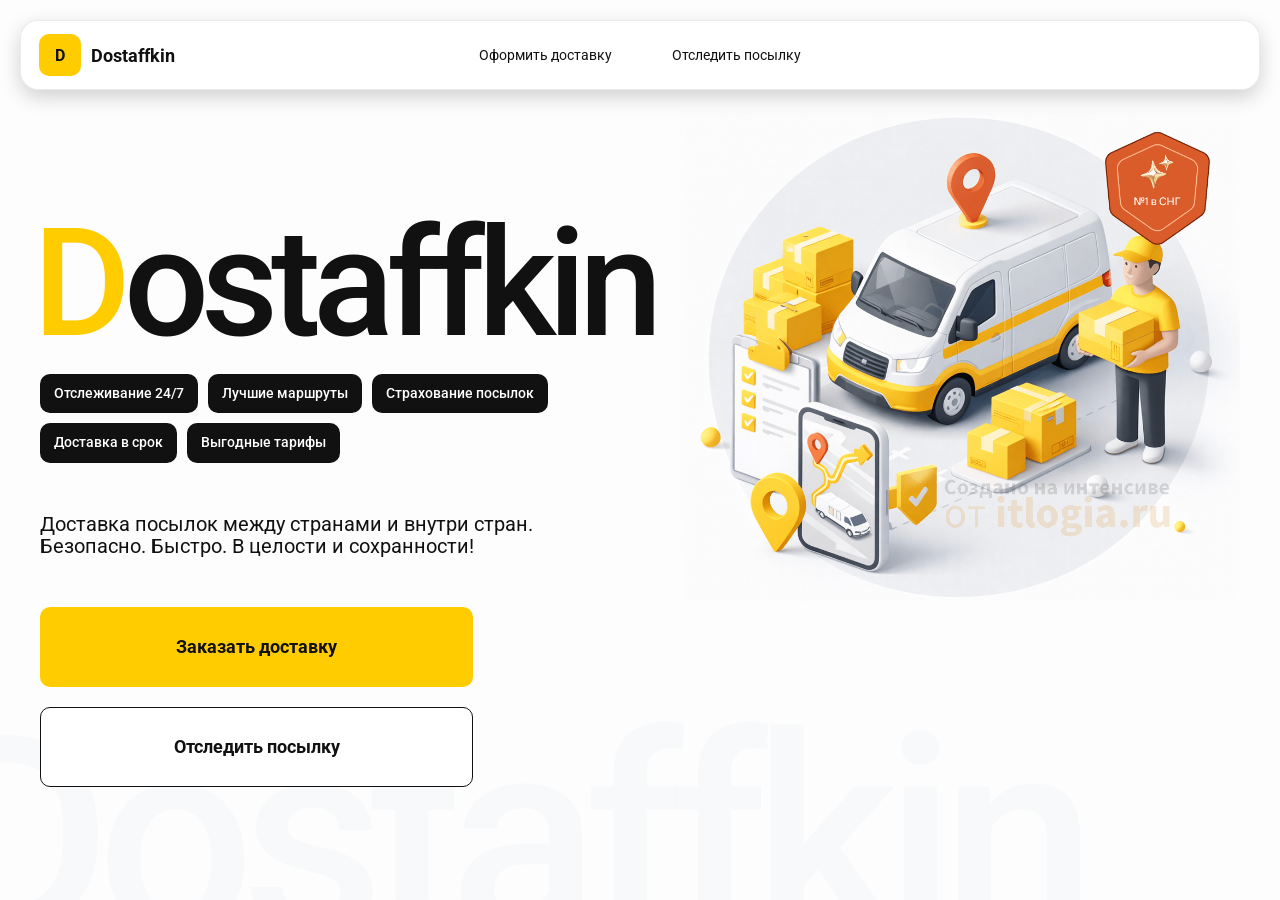
<file: index.html>
<!doctype html>
<html lang="ru">

<head>
    <meta charset="utf-8" />
    <meta name="viewport" content="width=device-width,initial-scale=1,maximum-scale=1,user-scalable=0" />
    <title>Dostaffkin — Доставка посылок между странами и внутри стран. Безопасно. Быстро. В целости и сохранности!
    </title>

    <link href="styles/base.css" rel="stylesheet" />
    <link href="styles/base_adaptive.css" rel="stylesheet" />
    <link href="styles/index.css" rel="stylesheet" />
    <link href="styles/index_adaptive.css" rel="stylesheet" />
</head>

<body>

    <div class="container">

        <header class="header">
            <a class="header-brand" href="#">
                <div class="header-logo">D</div>
                <div class="header-title">Dostaffkin</div>
            </a>
            <nav class="header-menu">
                <a class="header-link" href="./order.html">Оформить <span>доставку</span></a>
                <a class="header-link" href="./track.html">Отследить <span>посылку</span></a>
            </nav>


        </header>
        <main class="main">
            <section class="main-info">
                <div class="main-title">
                    <span>D</span>ostaffkin
                </div>
                <div class="main-features">
                    <div class="main-feature">Отслеживание 24/7</div>
                    <div class="main-feature">Лучшие маршруты</div>
                    <div class="main-feature">Страхование посылок</div>
                    <div class="main-feature">Доставка в срок</div>
                    <div class="main-feature">Выгодные тарифы</div>
                </div>
                <div class="main-description">
                    Доставка посылок между странами и внутри стран.
                    Безопасно. Быстро. В целости и сохранности!
                </div>
                <div class="main-actions">
                    <a class="button" type="button" href="./order.html">Заказать доставку</a>
                    <a class="button button-white" type="button" href="./track.html">Отследить посылку</a>
                </div>
            </section>
            <div class="main-title-ghost">Dostaffkin</div>
            <section class="main-image">
                <img src="images/main-image.png" alt="Main image" />
            </section>
        </main>

    </div>


</body>

</html>
</file>
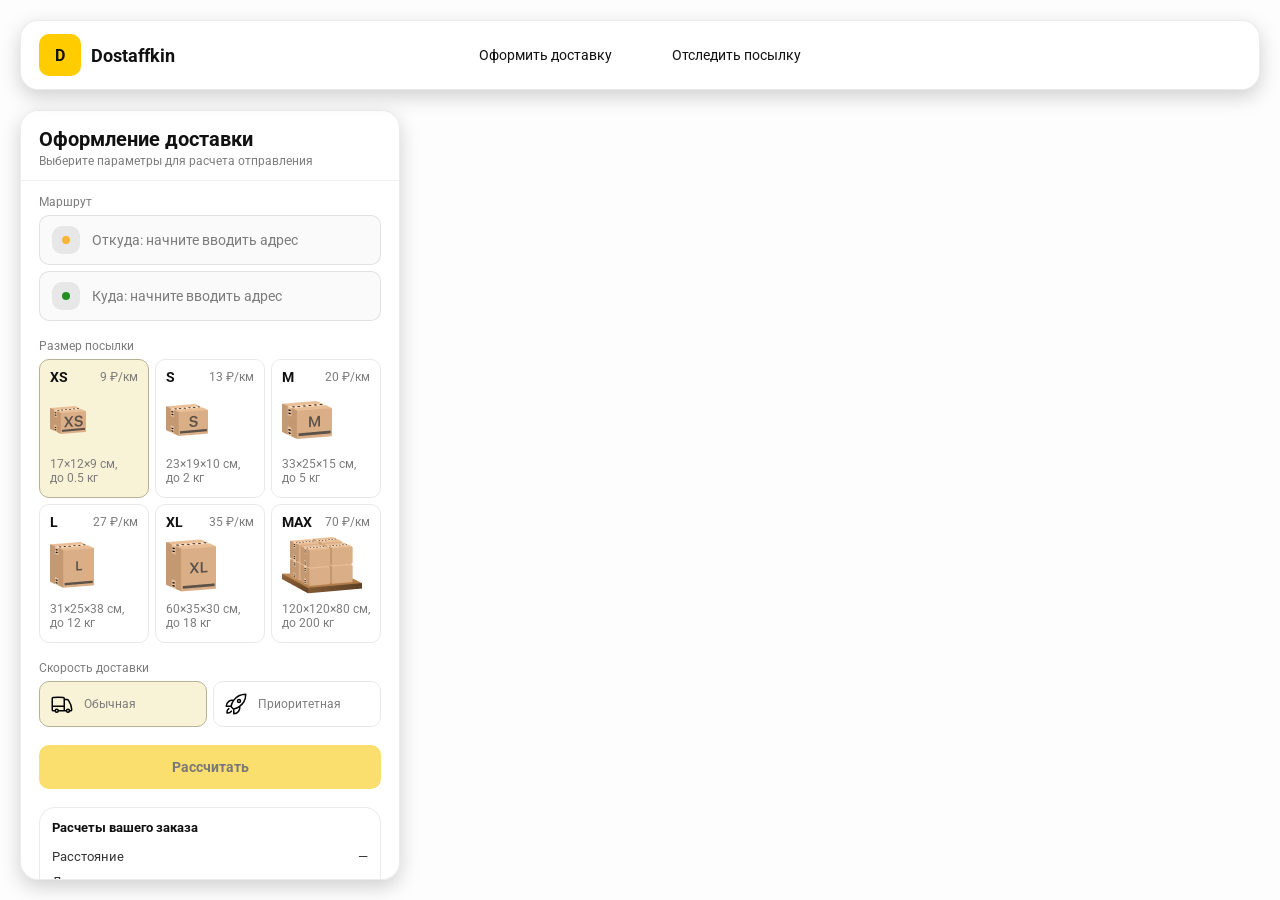
<file: order.html>
<!doctype html>
<html lang="ru">

<head>
    <meta charset="utf-8" />
    <meta name="viewport" content="width=device-width,initial-scale=1,maximum-scale=1,user-scalable=0" />
    <title>Оформление доставки</title>

    <link rel="stylesheet" href="styles/base.css" />
    <link rel="stylesheet" href="styles/base_adaptive.css" />

    <link rel="stylesheet" href="styles/order.css" />
    <link rel="stylesheet" href="styles/order_adaptive.css" />

    <script src="https://api-maps.yandex.ru/2.1/?lang=ru_RU&apikey=34a8ed77-81f7-491c-bc2f-a26c3dcc80ad&suggest_apikey=75d0e2bc-39ba-478c-95cb-4bb48f6af4a3" type="text/javascript"></script>
</head>

<body>
    <div id="map"></div>

    <header class="header">
        <a class="header-brand" href="./index.html">
            <div class="header-logo">D</div>
            <div class="header-title">Dostaffkin</div>
        </a>
        <nav class="header-menu">
            <a class="header-link" href="#">Оформить <span>доставку</span></a>
            <a class="header-link" href="./track.html">Отследить <span>посылку</span></a>
        </nav>


    </header>

    <aside class="main" id="sidebar">
        <div class="main-header">
            <div class="main-title">Оформление доставки</div>
            <div class="main-text">Выберите параметры для расчета отправления</div>
        </div>
        <div class="main-content">
            <div class="main-route">
                <div class="main-block-title">Маршрут</div>
                <div class="main-fields">
                    <div class="main-field" id="fromField">
                        <div class="main-pin"></div>
                        <input id="from" placeholder="Откуда: начните вводить адрес" autocomplete="off" />
                        <div class="main-ac" id="fromAc" role="listbox" aria-label="Подсказки адресов"></div>
                    </div>

                    <div class="main-field" id="toField">
                        <div class="main-pin"></div>
                        <input id="to" placeholder="Куда: начните вводить адрес" autocomplete="off" />
                        <div class="main-ac" id="toAc" role="listbox" aria-label="Подсказки адресов"></div>
                    </div>
                </div>
            </div>
            <div class="main-package">
                <div class="main-block-title">Размер посылки</div>

                <div class="main-sizes">
                    <div class="main-size-card is-active" data-value="xs">
                        <div class="main-size-top">
                            <div class="main-size-label">XS</div>
                            <div class="main-size-rate">9 ₽/км</div>
                        </div>
                        <div class="main-size-media">
                            <img src="images/sizes/xs.png" alt="Короб XS" />
                        </div>
                        <div class="main-size-description">17×12×9 см,<br>до 0.5 кг</div>
                    </div>

                    <div class="main-size-card" data-value="s">
                        <div class="main-size-top">
                            <div class="main-size-label">S</div>
                            <div class="main-size-rate">13 ₽/км</div>
                        </div>
                        <div class="main-size-media">
                            <img src="images/sizes/s.png" alt="Короб S" />
                        </div>
                        <div class="main-size-description">23×19×10 см,<br>до 2 кг</div>
                    </div>

                    <div class="main-size-card" data-value="m">
                        <div class="main-size-top">
                            <div class="main-size-label">M</div>
                            <div class="main-size-rate">20 ₽/км</div>
                        </div>
                        <div class="main-size-media">
                            <img src="images/sizes/m.png" alt="Короб M" />
                        </div>
                        <div class="main-size-description">33×25×15 см,<br>до 5 кг</div>
                    </div>

                    <div class="main-size-card" data-value="l">
                        <div class="main-size-top">
                            <div class="main-size-label">L</div>
                            <div class="main-size-rate">27 ₽/км</div>
                        </div>
                        <div class="main-size-media">
                            <img src="images/sizes/l.png" alt="Короб L" />
                        </div>
                        <div class="main-size-description">31×25×38 см,<br>до 12 кг</div>
                    </div>

                    <div class="main-size-card" data-value="xl">
                        <div class="main-size-top">
                            <div class="main-size-label">XL</div>
                            <div class="main-size-rate">35 ₽/км</div>
                        </div>
                        <div class="main-size-media">
                            <img src="images/sizes/xl.png" alt="Короб XL" />
                        </div>
                        <div class="main-size-description">60×35×30 см,<br>до 18 кг</div>
                    </div>

                    <div class="main-size-card" data-value="max">
                        <div class="main-size-top">
                            <div class="main-size-label">MAX</div>
                            <div class="main-size-rate">70 ₽/км</div>
                        </div>
                        <div class="main-size-media main-size-media-palleta">
                            <img src="images/sizes/max.png" alt="Паллета" />
                        </div>
                        <div class="main-size-description">120×120×80 см,<br>до 200 кг</div>
                    </div>
                </div>
            </div>

            <div class="main-speed">
                <div class="main-block-title">Скорость доставки</div>

                <div class="main-speeds">
                    <div class="main-speed-card is-active" data-value="regular">
                        <img class="main-speed-media" src="images/icons/regular.svg" alt="Regular" />
                        <div class="main-speed-description">Обычная</div>
                    </div>
                    <div class="main-speed-card" data-value="fast">
                        <img class="main-speed-media" src="images/icons/fast.svg" alt="Fast" />
                        <div class="main-speed-description">Приоритетная</div>
                    </div>

                </div>
            </div>
            <div class="main-calculate-block">
                <button id="calc" class="button calculate-button" type="button" disabled>Рассчитать</button>
            </div>
            <div class="main-result" id="result">
                <div class="main-result-title">Расчеты вашего заказа</div>
                <div class="main-result-lines">
                    <div class="main-result-line"><span>Расстояние</span><span id="distanceValue">—</span></div>
                    <div class="main-result-line"><span>Доставим через</span><span id="durationValue">—</span></div>
                    <div class="main-result-line"><span>Тариф</span><span id="rateValue">—</span></div>
                </div>
                <div class="main-price">
                    <div class="main-price-label">Итого</div>
                    <div class="main-price-value" id="totalValue">—</div>
                </div>
            </div>
            <div class="main-order-box">
                <div class="main-order-form" id="orderForm">
                    <div class="main-order-title">Оформление доставки</div>
                    <div class="main-block-info-row">
                        <div class="main-block-title">Контакты</div>
                        <div class="order-fields">
                            <div class="main-field">
                                <input id="customerName" placeholder="Ваше имя" autocomplete="off" />
                            </div>
                            <div class="main-field">
                                <input id="customerPhone" placeholder="Ваш телефон" autocomplete="off"
                                    inputmode="tel" />
                            </div>
                        </div>
                    </div>
                    <div class="main-block-info-row extra-info">
                        <div class="main-block-title">Дополнительная информация</div>
                        <div class="main-field textarea">
                            <textarea id="comment" placeholder="Детали доставки и комментарии"></textarea>
                        </div>
                    </div>
                    <button id="submit" class="button main-submit-request" type="button" disabled>Отправить
                        заявку
                    </button>
                </div>

                <div class="main-order-success" id="orderSuccess">
                    <div class="main-success-icon">✓</div>
                    <div class="main-success-title">Заявка отправлена!</div>
                    <div class="main-success-title">Номер отправления – <span id="orderId"></span></div>
                    <div class="main-success-subtitle">Мы скоро свяжемся с вами</div>
                </div>
            </div>
        </div>

    </aside>
    <script src="scripts/order.js"></script>
</body>

</html>
</file>
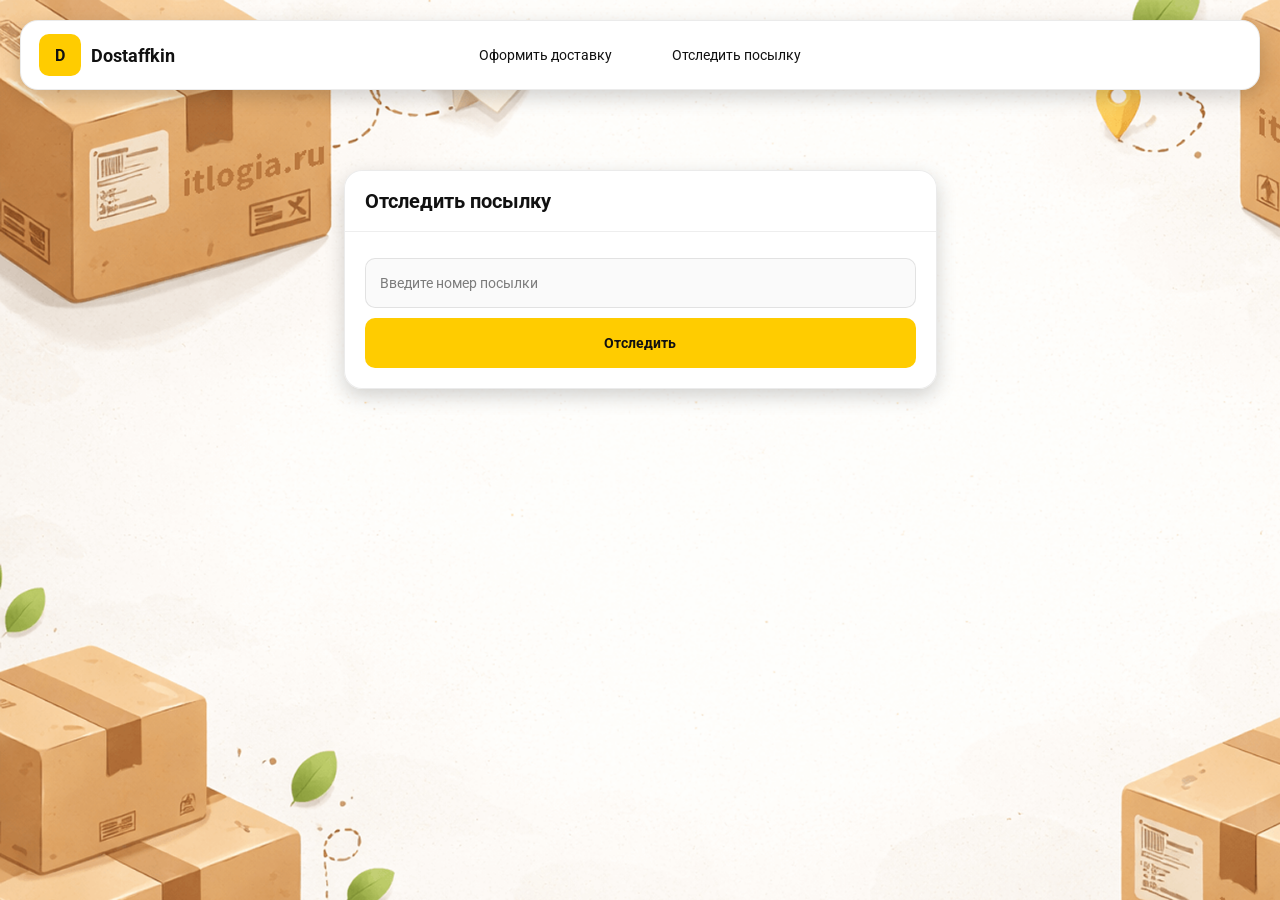
<file: track.html>
<!doctype html>
<html lang="ru">

<head>
    <meta charset="utf-8" />
    <meta name="viewport" content="width=device-width,initial-scale=1,maximum-scale=1,user-scalable=0" />
    <title>Отследить посылку</title>
    <link rel="stylesheet" href="styles/base.css" />
    <link rel="stylesheet" href="styles/base_adaptive.css" />

    <link rel="stylesheet" href="styles/track.css" />
    <link rel="stylesheet" href="styles/track_adaptive.css" />
</head>

<body>
    <div class="container">
        <header class="header">
            <a class="header-brand" href="./index.html">
                <div class="header-logo">D</div>
                <div class="header-title">Dostaffkin</div>
            </a>
            <nav class="header-menu">
                <a class="header-link" href="./order.html">Оформить <span>доставку</span></a>
                <a class="header-link" href="#">Отследить <span>посылку</span></a>
            </nav>


        </header>
        <main class="track-content">
            <section class="track-card track-search">
                <div class="track-title">Отследить посылку</div>
                <div class="track-action">
                    <div class="main-field track-field">
                        <input id="trackNumber" placeholder="Введите номер посылки" autocomplete="off" />
                    </div>
                    <button id="trackButton" class="button track-button" type="button">Отследить</button>
                </div>
            </section>
            <section class="track-card track-result" id="trackResult">
                <div class="track-result-header">
                    <div class="track-id" id="trackIdValue"></div>
                    <div class="track-routes">
                        <div class="track-route">
                            <div class="track-route-pin">
                                <svg xmlns="http://www.w3.org/2000/svg" fill="none" viewBox="0 0 24 24"
                                    stroke-width="1.5" stroke="orange" class="size-6">
                                    <path stroke-linecap="round" stroke-linejoin="round"
                                        d="M15 10.5a3 3 0 1 1-6 0 3 3 0 0 1 6 0Z" />
                                    <path stroke-linecap="round" stroke-linejoin="round"
                                        d="M19.5 10.5c0 7.142-7.5 11.25-7.5 11.25S4.5 17.642 4.5 10.5a7.5 7.5 0 1 1 15 0Z" />
                                </svg>
                            </div>
                            <div class="track-route-address" id="trackFromValue">
                                Откуда: Москва, улица Арбат, 1
                            </div>
                        </div>
                        <div class="track-route track-route-arrow">
                            <svg xmlns="http://www.w3.org/2000/svg" fill="none" viewBox="0 0 24 24" stroke-width="1.5"
                                stroke="currentColor" class="size-6">
                                <path stroke-linecap="round" stroke-linejoin="round"
                                    d="M19.5 13.5 12 21m0 0-7.5-7.5M12 21V3" />
                            </svg>
                        </div>
                        <div class="track-route">
                            <div class="track-route-pin">
                                <svg xmlns="http://www.w3.org/2000/svg" fill="none" viewBox="0 0 24 24"
                                    stroke-width="1.5" stroke="green" class="size-6">
                                    <path stroke-linecap="round" stroke-linejoin="round"
                                        d="M15 10.5a3 3 0 1 1-6 0 3 3 0 0 1 6 0Z" />
                                    <path stroke-linecap="round" stroke-linejoin="round"
                                        d="M19.5 10.5c0 7.142-7.5 11.25-7.5 11.25S4.5 17.642 4.5 10.5a7.5 7.5 0 1 1 15 0Z" />
                                </svg>
                            </div>
                            <div class="track-route-address" id="trackToValue">
                                Куда: Минск, проспект Независимости, 58
                            </div>
                        </div>
                    </div>
                </div>
                <div class="track-info">
                    <div class="track-status-title">Статус данной посылки:</div>
                    <div class="track-status-list" id="trackStatusList">

                    </div>
                </div>
            </section>
        </main>

    </div>
    <script src="scripts/track.js"></script>
</body>

</html>
</file>
<file: styles/base.css>
*,
*::before,
*::after {
    box-sizing: border-box;
}

@font-face {
    font-family: "Roboto";
    src: url("../fonts/Roboto-Regular.ttf");
    font-weight: normal;
}

@font-face {
    font-family: "Roboto";
    src: url("../fonts/Roboto-Bold.ttf");
    font-weight: bold;
}

@font-face {
    font-family: "Roboto";
    src: url("../fonts/Roboto-Medium.ttf");
    font-weight: 500;
}

html,
body {
    margin: 0;
    color: #111111;
    font-family: "Roboto", sans-serif;
}

body {
    background: #FDFDFD;
}

.header {
    border-radius: 18px;
    box-shadow: 0 7px 20px 0 #0000002E;
    backdrop-filter: blur(10px);
    background: #ffffff;
    left: 20px;
    border: 1px solid rgba(0, 0, 0, 0.08);
    position: fixed;
    right: 20px;
    top: 20px;
    padding: 14px 18px;
    height: 70px;
    display: flex;
    align-items: center;
    z-index: 6;
}

.header-brand {
    display: flex;
    align-items: center;
    text-decoration: none;
    gap: 10px;
}

.header-logo {
    width: 42px;
    height: 42px;
    border-radius: 10px;
    background: #FFCC00;
    display: grid;
    place-items: center;
    font-weight: bold;
    color: #111;
}

.header-title {
    font-size: 18px;
    font-weight: bold;
    color: #111111;
    text-decoration: none;
}

.header-menu {
    display: flex;
    align-items: center;
    gap: 60px;
    margin: 0;
    position: absolute;
    left: 50%;
    transform: translateX(-50%);
}

.header-link {
    font-size: 14px;
    color: #111111;
    text-decoration: none;
}

.button {
    border: 0;
    outline: none;
    height: 44px;
    border-radius: 10px;
    font-size: 14px;
    font-weight: bold;
    cursor: pointer;
    font-family: inherit;
    transition: transform .08s ease, opacity .12s ease;
    background: #ffcc00;
    color: #111111;
    text-align: center;
    text-decoration: none;
}

.button:hover {
    background-color: #E5BC19;
}

.button:disabled {
    cursor: not-allowed;
    background-color: #FADE6E;
    color: #787878;
    transform: none;
}

.button.button-white {
    background: #ffffff;
    border: 1px solid #111111;
}

.button.button-white:hover {
    background: rgb(241 241 241);
}

.main-field {
    display: flex;
    align-items: center;
    margin-top: 6px;
    gap: 10px;
    border: 1px solid #1111111A;
    background: #FAFAFA;
    border-radius: 10px;
    padding: 10px 12px;
    position: relative;
    box-sizing: border-box;
    height: 50px;
}

.main-field.textarea {
    height: auto;
}

.main-pin {
    width: 28px;
    height: 28px;
    border-radius: 10px;
    background: rgba(17, 17, 17, 0.08);
    display: grid;
    place-items: center;
    flex: 0 0 auto;
    position: relative;
}

.main-pin::before {
    content: "";
    width: 8px;
    height: 8px;
    border-radius: 999px;
    background: orange;
    opacity: .75;
    display: block;
}

.main-field:last-child .main-pin::before {
    background: green;
    opacity: .85;
}

input,
textarea {
    width: 100%;
    border: 0;
    outline: none;
    background: transparent;
    font-size: 14px;
    color: #111111;
    font-family: inherit;
}

textarea {
    resize: vertical;
    min-height: 72px;
    padding: 2px 0;
}

input::placeholder,
textarea::placeholder {
    color: #7C7C7C;
}

.main-field:focus-within {
    border-color: rgba(0, 0, 0, 0.20);
    box-shadow: 0 0 0 4px rgba(255, 204, 0, 0.35);
    background: rgba(255, 255, 255, 0.75);
}
</file>
<file: styles/base_adaptive.css>
@media (max-width: 767px) {
    .header {
        left: 10px;
        right: 10px;
        top: 10px;
    }

    .header-link span {
        display: none;
    }

    .header-menu {
        gap: 20px;
        justify-content: flex-start;
        margin: 0 0 0 30px;
        position: static;
        transform: none;
    }
}

@media (max-width: 420px) {
    .header-title {
        display: none;
    }
}

@media (max-width: 374px) {
    .header-menu {
        gap: 10px;
        margin: 0 0 0 10px;
    }
}
</file>
<file: styles/index.css>
.container {
    overflow: hidden;
    min-height: 100vh;
}

.main {
    padding: 111px 40px 40px;
    position: relative;
    display: flex;
}

.main-info {
    max-width: 840px;
    width: 100%;
    position: relative;
}

.main-title {
    margin-top: 98px;
    font-weight: 500;
    font-size: 200px;
    line-height: 1;
    letter-spacing: -0.05em;
    color: #111111;
    left: -15px;
    position: relative;
}

.main-title span {
    color: #ffcc00;
}

.main-features {
    margin-top: 15px;
    display: flex;
    flex-wrap: wrap;
    gap: 10px;
}

.main-feature {
    background: #111111;
    color: #ffffff;
    padding: 12px 14px;
    font-weight: 500;
    font-size: 14px;
    line-height: 1.1;
    border-radius: 10px;
}

.main-description {
    margin-top: 50px;
    max-width: 500px;
    font-size: 20px;
    line-height: 1.1;
    color: #111111;
}

.main-actions {
    margin-top: 50px;
    display: flex;
    flex-direction: column;
    gap: 20px;
}

.main-actions .button {
    height: 80px;
    width: 433px;
    font-size: 18px;
    font-weight: bold;
    place-items: center;
    display: grid;
}

.main-title-ghost {
    position: absolute;
    z-index: -1;
    left: -70px;
    bottom: -150px;
    font-weight: 500;
    font-size: 278px;
    line-height: 1;
    letter-spacing: -0.05em;
    color: #ECEDF04D;
}

.main-image {
    width: 1024px;
    top: 100px;
    z-index: -2;
}

.main-image img {
    width: 100%;
    max-width: 1024px;
    height: auto;
    display: block;
}
</file>
<file: styles/index_adaptive.css>
@media (max-width: 1760px) {
    .main-title {
        font-size: 150px;
        left: -7px;
    }

    .main-info {
        max-width: 640px;
    }
}

@media (max-width: 1200px) {
    .main-info {
        max-width: 540px;
    }

    .main {
        padding: 111px 20px 20px;
    }

    .main-title {
        font-size: 120px;
        left: -4px;
    }

    .main-title-ghost {
        font-size: 220px;
    }
}

@media (max-width: 1024px) {
    .main-title {
        margin-top: 30px;
    }

    .main {
        flex-direction: column-reverse;
    }

    .main-image {
        max-width: 350px;
        position: absolute;
        left: 370px;
        top: 370px;
    }

    .main-info {
        max-width: 100%;
    }

    .main-actions {
        gap: 10px;
    }

    .main-actions .button {
        height: 50px;
        font-size: 14px;
        width: auto;
        max-width: 300px;
    }

    .main-description {
        max-width: 350px;
    }
}

@media (max-width: 570px) {
    .main-title {
        font-size: 88px;
    }

    .main-description {
        max-width: 100%
    }

    .main-actions {
        width: 100%;
    }

    .main-actions .button {
        width: 100%;
        max-width: 100%
    }

    .main-image {
        max-width: 650px;
        position: absolute;
        left: 170px;
        top: 70px;
        opacity: 0.2;
    }
}

@media (max-width: 400px) {
    .main-title {
        font-size: 70px;
    }
}
</file>
<file: styles/order.css>
#map {
    position: fixed;
    inset: 0;
}

.main {
    border-radius: 18px;
    box-shadow: 0 7px 20px 0 #0000002E;
    backdrop-filter: blur(10px);
    background: rgba(255, 255, 255, 0.96);
    left: 20px;
    border: 1px solid rgba(0, 0, 0, 0.08);
    position: fixed;
    top: 110px;
    bottom: 20px;
    width: 380px;
    display: flex;
    flex-direction: column;
    overflow: hidden;
    z-index: 5;
}

.main-header {
    padding: 18px 18px 12px 18px;
    border-bottom: 1px solid rgba(0, 0, 0, 0.06);
    display: flex;
    flex-direction: column;
}

.main-title {
    font-size: 20px;
    line-height: 100%;
    font-weight: bold;
}

.main-text {
    font-size: 12px;
    margin-top: 5px;
    color: #7C7C7C;
}

.main-content {
    padding: 14px 18px 18px 18px;
    overflow: auto;
    scrollbar-width: none;
    display: flex;
    flex-direction: column;
    gap: 18px;
    flex: 1;
}

.main-block-title {
    font-size: 12px;
    color: #7C7C7C;
}

.main-route .main-block-title,
.main-package .main-block-title {
    margin-bottom: 6px;
}

.main-sizes {
    display: grid;
    gap: 6px;
    grid-template-columns: repeat(3, 1fr);
}

.main-size-card {
    border: 1px solid #E8E8E7;
    background: #FFFFFF;
    border-radius: 10px;
    padding: 10px;
    cursor: pointer;
    user-select: none;
    transition: transform .08s ease, border-color .12s ease, background .12s ease;
    min-height: 139px;
}

.main-size-card:hover {
    transform: translateY(-1px);
}

.main-size-card.is-active {
    background-color: #F8F2D6;
    border-color: #B7B196;
}

.main-size-top {
    display: flex;
    align-items: center;
    justify-content: space-between;
}

.main-size-label {
    font-weight: bold;
    font-size: 14px;
    color: #111111;
    line-height: 100%;
}

.main-size-rate {
    font-size: 12px;
    color: #7C7C7C;
    line-height: 100%;
}

.main-size-media {
    margin-top: 8px;
    height: 57px;
}

.main-size-description {
    margin-top: 8px;
    font-size: 12px;
    color: #7C7C7C;
    line-height: 1.2;
}

.calculate-button {
    width: 100%;
}

.main-result {
    border: 1px solid rgba(0, 0, 0, 0.08);
    background: rgba(255, 255, 255, 0.75);
    border-radius: 16px;
    padding: 12px;
    line-height: 1.25;
}

.main-result-title {
    font-weight: bold;
    font-size: 13px;
    color: #111111;
    margin-bottom: 13px;
}

.main-result-lines {
    gap: 8px;
    display: flex;
    flex-direction: column;
}

.main-result-line {
    font-size: 13px;
    color: rgba(17, 17, 17, 0.85);
    display: flex;
    justify-content: space-between;
}

.main-price {
    margin-top: 18px;
    padding-top: 10px;
    border-top: 1px dashed rgba(0, 0, 0, 0.12);
    display: flex;
    align-items: baseline;
    justify-content: space-between;
}

.main-price-label {
    font-size: 12px;
    color: rgba(17, 17, 17, 0.55);
}

.main-price-value {
    font-size: 20px;
    font-weight: bold;
    color: #111111;
    letter-spacing: -0.3px;
}

.main-order-box {
    background: #ffffff;
    border: 1px solid #E8E8E7;
    border-radius: 10px;
    padding: 12px;
}

.main-order-title {
    margin-bottom: 8px;
    font-weight: bold;
    font-size: 14px;
    color: #111111;
}

.main-block-info {
    display: flex;
    flex-direction: column;
    gap: 6px;
}

.order-fields {
    display: grid;
    grid-template-columns: 1fr 1fr;
    column-gap: 10px;
    margin-top: 6px;
}

.main-block-info-row.extra-info {
    display: block;
    margin-top: 13px;
}

.main-submit-request {
    width: 100%;
    margin-top: 6px;
}

.main-order-success {
    display: none;
    text-align: center;
    padding: 22px 12px;
    gap: 12px;
}

.main-order-success.is-visible {
    display: flex;
    flex-direction: column;
    align-items: center;
}

.main-success-icon {
    width: 56px;
    height: 56px;
    border-radius: 50%;
    background: #16a34a;
    color: #ffffff;
    display: grid;
    place-items: center;
    font-size: 30px;
}

.main-success-title {
    font-size: 14px;
    font-weight: bold;
    color: #111111;
}

.main-success-subtitle {
    font-size: 12px;
    color: rgba(17, 17, 17, 0.55);
    line-height: 1.3;
}

.main-speed .main-block-title {
    margin-bottom: 6px;
}

.main-speeds {
    display: grid;
    gap: 6px;
    grid-template-columns: repeat(2, 1fr);
}

.main-speed-card {
    border: 1px solid #E8E8E7;
    background: #FFFFFF;
    border-radius: 10px;
    padding: 10px;
    cursor: pointer;
    user-select: none;
    transition: transform .08s ease, border-color .12s ease, background .12s ease;
    display: flex;
    align-items: center;
    gap: 10px;
}

.main-speed-card:hover {
    transform: translateY(-1px);
}

.main-speed-card.is-active {
    background-color: #F8F2D6;
    border-color: #B7B196;
}

.main-speed-description {
    font-size: 12px;
    color: #7C7C7C;
    line-height: 1.2;
}
</file>
<file: styles/order_adaptive.css>
@media (max-width: 767px) {
    .main {
        left: 10px;
        right: 10px;
        top: 50%;
        bottom: 12px;
        width: auto;
        max-width: none;
    }
}

@media (max-width: 420px) {
    .main-sizes {
        grid-template-columns: repeat(2, 1fr);
    }
}
</file>
<file: styles/track.css>
.container {
    background: #F4F4F4 url("../images/track-bg.png");
    background-size: cover;
    min-height: 100vh;
    padding: 170px 0 50px 0;
}

.track-content {
    width: 593px;
    margin: 0 auto;
}

.track-card {
    width: 100%;
    border-radius: 18px;
    box-shadow: 0 7px 20px 0 #0000002E;
    backdrop-filter: blur(10px);
    background: rgba(255, 255, 255, 0.96);
    border: 1px solid rgba(0, 0, 0, 0.08);
}

.track-title {
    font-size: 20px;
    line-height: 100%;
    font-weight: bold;
    border-bottom: 1px solid #EEEEEE;
    padding: 20px;
}

.track-action {
    padding: 20px;
}

.track-button {
    width: 100%;
    height: 50px;
}

.track-field {
    margin-bottom: 10px;
}

.track-result {
    margin-top: 5px;
    display: none;
}

.track-result.is-visible {
    display: block;
}

.track-result-header {
    font-weight: bold;
    font-size: 14px;
    color: #111111;
    padding: 20px;
    border-bottom: 1px solid #EEEEEE;
}

.track-id {
    margin-bottom: 12px;
    font-size: 20px;
}

.track-routes {
    display: flex;
    flex-direction: column;
    gap: 10px;
    font-weight: normal;
}

.track-route {
    display: flex;
    align-items: center;
    gap: 10px;
}

.track-route-pin {
    width: 24px;
    height: 24px;
    flex-shrink: 0;
}

.track-route-arrow {
    padding: 15px 0;
    width: 24px;
    height: 24px;
}

.track-info {
    padding: 20px;
}

.track-status {
    display: flex;
    align-items: center;
    font-size: 12px;
    gap: 10px;
}

.track-status-title {
    font-size: 14px;
    color: #111111;
    margin-bottom: 20px;
}

.track-status-list {
    display: flex;
    flex-direction: column;
    gap: 15px;
}

.track-status-icon {
    width: 40px;
    height: 40px;
    border-radius: 50%;
    background: rgba(17, 17, 17, 0.08);
    display: grid;
    place-items: center;
    flex: 0 0 auto;
}

.track-status.created .track-status-icon {
    background-color: #F1CB00;
}

.track-status.in-way .track-status-icon {
    background-color: #F08A11;
}

.track-status.ready .track-status-icon {
    background-color: #A35D0A;
}

.track-status.done .track-status-icon {
    background-color: #37C93B;
}

.track-status-text {
    display: flex;
    align-items: center;
    justify-content: space-between;
    color: #111111;
    font-size: 12px;
    flex: 1;
}

.track-status-date {
    color: rgba(17, 17, 17, 0.55);
}
</file>
<file: styles/track_adaptive.css>
@media (max-width: 767px) {
    .container {
        padding: 130px 0 50px 0;
    }

    .track-content {
        width: 100%;
        padding-left: 10px;
        padding-right: 10px;
    }

    .track-result-header {
        padding: 20px;
    }
}
@media (max-width: 767px) {
    .container {
        padding: 130px 0 50px 0;
    }

    .track-content {
        width: 100%;
        padding-left: 10px;
        padding-right: 10px;
    }

    .track-result-header {
        padding: 20px;
    }
}
</file>
